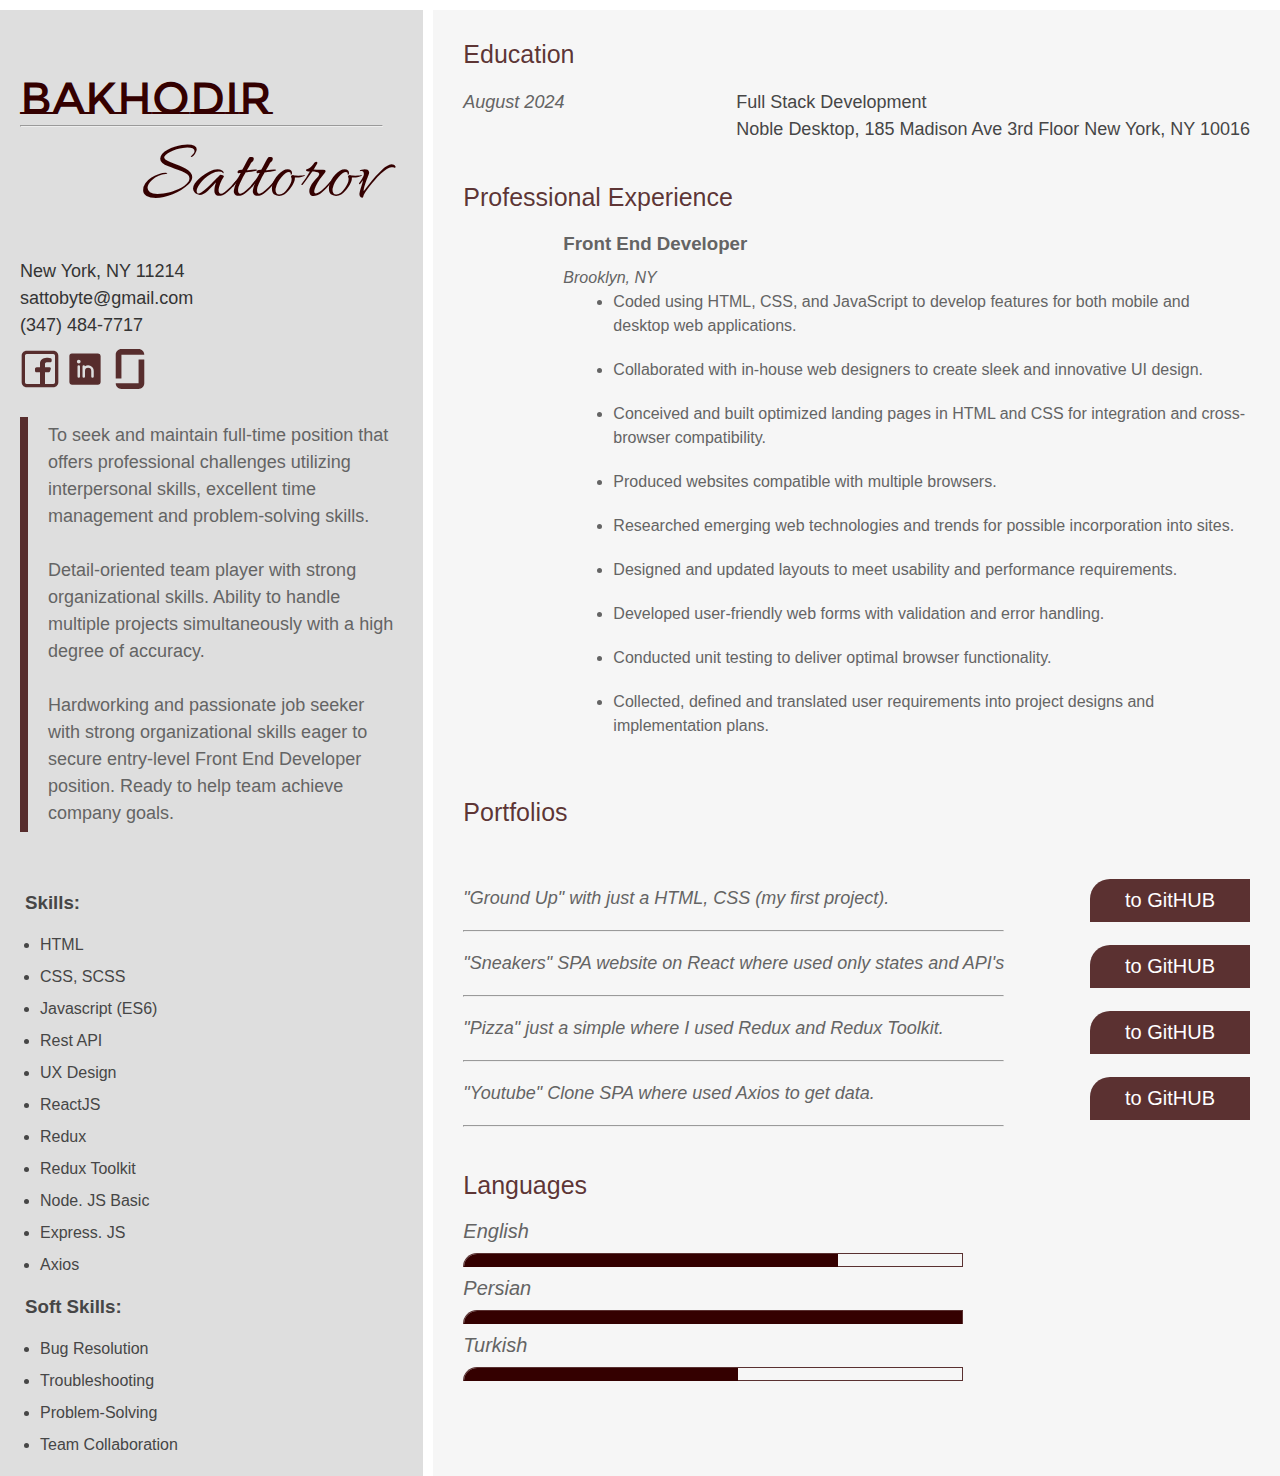
<file: index.html>
<!DOCTYPE html>
<html lang="en">

<head>
  <meta charset="UTF-8">
  <meta name="viewport" content="width=device-width, initial-scale=1.0">
  <title>Bakhodir Sattorov Resume</title>
  <link rel="stylesheet" href="style.css">

  <link rel="preconnect" href="https://fonts.googleapis.com">
  <link rel="preconnect" href="https://fonts.gstatic.com" crossorigin>
  <link href="https://fonts.googleapis.com/css2?family=Rubik:ital,wght@0,300..900;1,300..900&display=swap" rel="stylesheet">
  
  <link href="https://fonts.googleapis.com/css2?family=Allura&display=swap" rel="stylesheet">
  <link href="https://fonts.googleapis.com/css2?family=Allura&family=Montserrat+Subrayada:wght@400;700&display=swap" rel="stylesheet">

</head>
<body>
  <div class="wrapper">
    <info class="info">
      <div class="name">
        <h2>Bakhodir<br>
          <hr>
          <span>Sattorov</span></h2>
      </div>
      <div class="address">
        <p>New York, NY 11214</p>
        <p>sattobyte@gmail.com</p>
        <p>(347) 484-7717</p>
        <div class="icons">
          <a href="https://www.facebook.com/baha.sattorov/"><img src="./img/facebook.svg" alt="facebook"></a>
          <a href="http://linkedin.com/in/bakhodir-sattorov-563174133"><img src="./img/linkedin.svg" alt="linkedin"></a>
          <a href="https://www.glassdoor.com/"><img src="./img/glassdoor.svg" alt="glassdore"></a>
        </div>
      </div>
      <div class="summaries">
        <div class="summaries-text">
          <div>
            <p>To seek and maintain full-time position that offers professional challenges utilizing interpersonal skills, excellent time management and problem-solving skills.</p>
          </div>
          <br>
          <div>
            <p>Detail-oriented team player with strong organizational skills. Ability to handle multiple projects simultaneously with a high degree of accuracy.</p>
          </div>
          <br>
          <div>
            <p>Hardworking and passionate job seeker with strong organizational skills eager to secure entry-level Front End Developer position. Ready to help team achieve company goals.</p>
          </div>
        </div>
      </div>

      <div class="skills">
        <div>
          <h3>Skills:</h3>
          <ul>
            <li>HTML</li>
            <li>CSS, SCSS</li>
            <li>Javascript (ES6)</li>
            <li>Rest API</li>
            <li>UX Design</li>
            <li>ReactJS</li>
            <li>Redux</li>
            <li>Redux Toolkit</li>
            <li>Node. JS Basic</li>
            <li>Express. JS</li>
            <li>Axios</li>
          </ul>  
        </div>
        
        <div>
          <h3>Soft Skills:</h3>
          <ul>
          <li>Bug Resolution</li>
          <li>Troubleshooting</li>
          <li>Problem-Solving</li>
          <li>Team Collaboration</li>
          </ul>
        </div>
        

      </div>
    </info>
    <main class="main">

      <div class="edication-block">
        <h2>Education</h2>
        <div class="education">
          <p><span>August 2024</span></p>
          <div>
            <p>Full Stack Development</p>
            <p>Noble Desktop, 185 Madison Ave 3rd Floor New York, NY 10016</p>
          </div>
        </div>
      </div>

      <div class="exp-block">
        <h2>Professional Experience</h2>
        <div class="exp-text">

          <div>
            <!-- empty block -->
          </div>

          <div>
            <h3>Front End Developer</h3>
          <p style="font-style: italic">Brooklyn, NY</p>
          <ul>
            <li><span>Coded using HTML, CSS, and JavaScript to develop features for both mobile and desktop web applications.</span></li>
            <li><span>Collaborated with in-house web designers to create sleek and innovative UI design.</span></li>
            <li><span>Conceived and built optimized landing pages in HTML and CSS for integration and cross-browser compatibility.</span></li>
            <li><span>Produced websites compatible with multiple browsers.</span></li>
            <li><span>Researched emerging web technologies and trends for possible incorporation into sites.</span></li>
            <li><span>Designed and updated layouts to meet usability and performance requirements.</span></li>
            <li><span>Developed user-friendly web forms with validation and error handling.</span></li>
            <li><span>Conducted unit testing to deliver optimal browser functionality.</span></li>
            <li><span>Collected, defined and translated user requirements into project designs and implementation plans.</span></li>
          </ul>
          </div>
        </div>
      </div>

      <div >
        <h2>Portfolios</h2>
        <div class="portfolios">
          <div>

            <ul>

            <li>
              <span class="link">"Ground Up"</span>  with just a HTML, CSS (my first project).</li>
            <hr>

            <li><span class="link">"Sneakers"</span> SPA website on React where used only states and API's</li>
            <hr>

            <li><span class="link">"Pizza"</span> just a simple where I used Redux and Redux Toolkit.</li>
            <hr>

            <li><span class="link">"Youtube"</span>  Clone SPA where used Axios to get data.</li>
            <hr>

            </ul>
          </div>

          <div class="buttons">
            <ul>
            <li><button class="button"><a href="https://github.com/SattoByte/First-project.git">to GitHUB</a></button></li>
              <li><button class="button"><a href="https://github.com/SattoByte/sneakers-site.git">to GitHUB</a></button></li>
              <li><button class="button"><a href="https://github.com/SattoByte/pizza-site.git">to GitHUB</a></button></li>
              <li><button class="button"><a href="https://github.com/SattoByte/youtube_clone.git">to GitHUB</a></button></li>
            </ul>
          </div>
        </div>
      </div>

      <div class="languages-block">
        <h2>Languages</h2>
        <div class="lang-content">
          <div>
            <p>English</p>
            <div class="box1"><div class="fill-box1"></div></div>
          </div>
          <div>
            <p>Persian</p>
            <div class="box3"><div class="fill-box3"></div></div>
          </div>
          <div>
            <p>Turkish</p>
            <div class="box4"><div class="fill-box4"></div></div>
          </div>
        </div>
      </div>

    </main>
  </div>
</body>

</html>
</file>
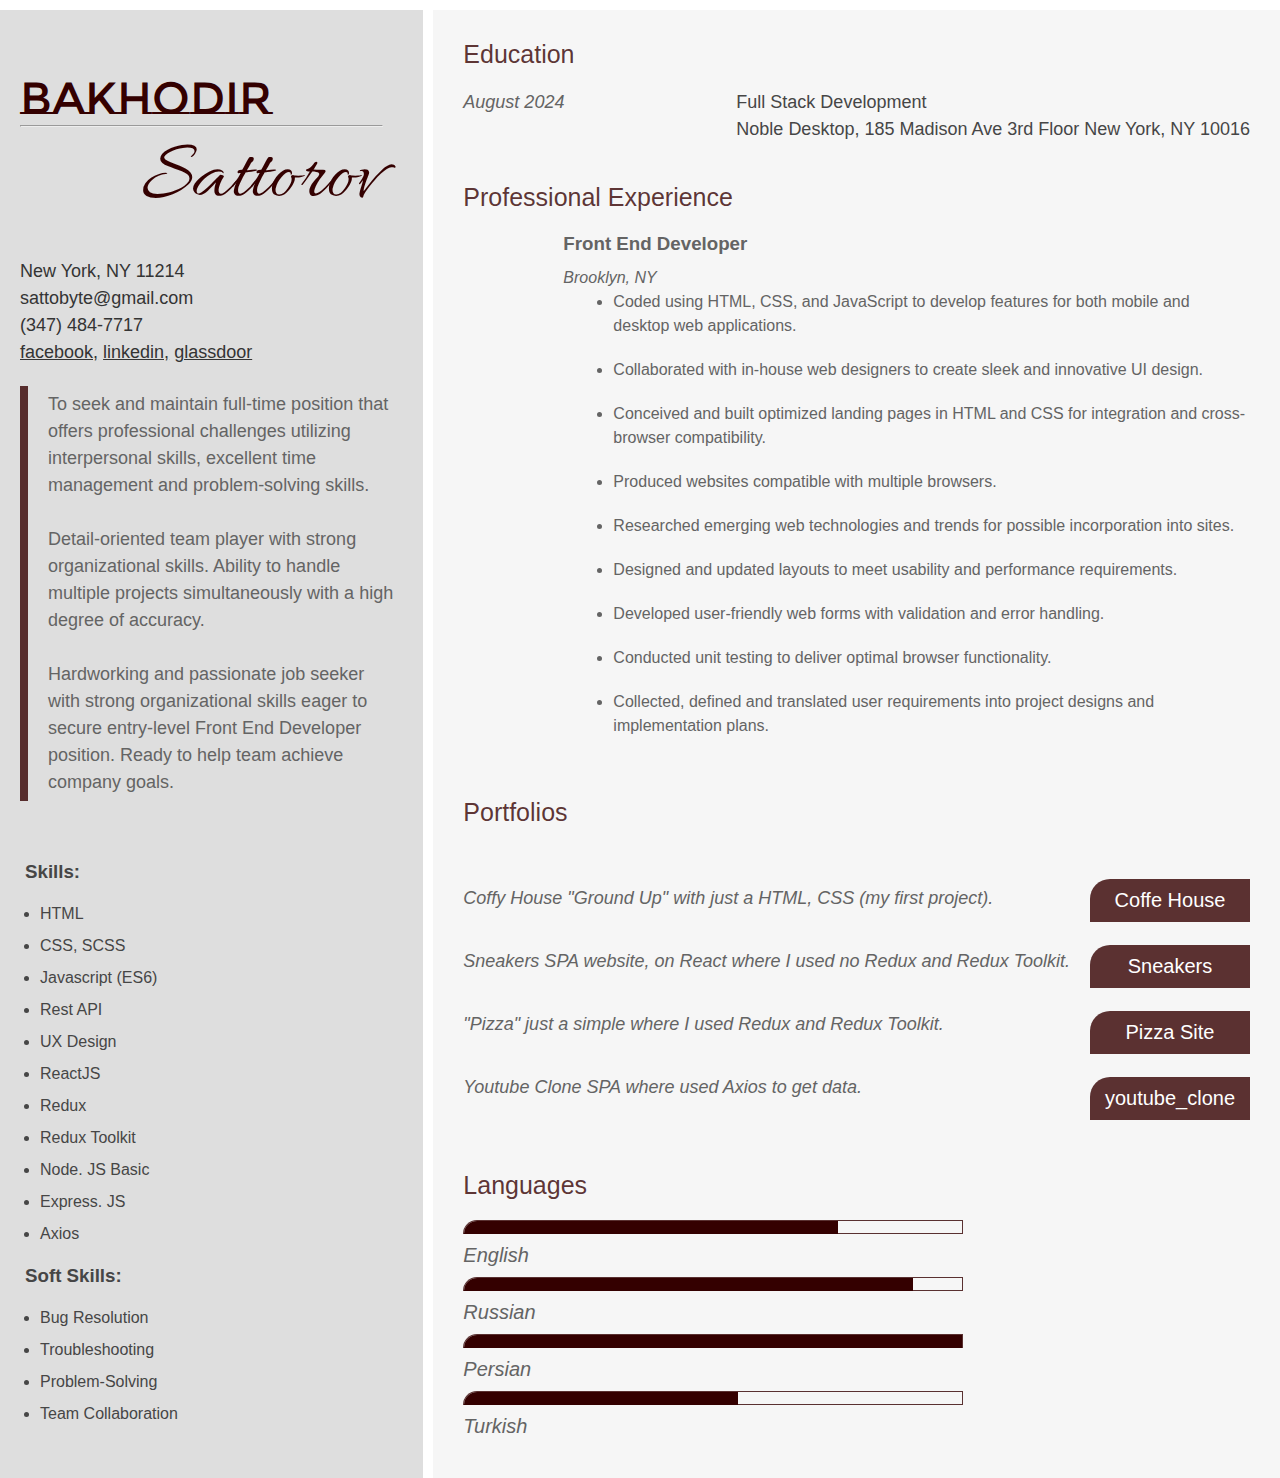
<file: exmple.html>
<!DOCTYPE html>
<html lang="en">

<head>
  <meta charset="UTF-8">
  <meta name="viewport" content="width=device-width, initial-scale=1.0">
  <title>Bakhodir Sattorov Resume</title>
  <link rel="stylesheet" href="style.css">

  <link rel="preconnect" href="https://fonts.googleapis.com">
  <link rel="preconnect" href="https://fonts.gstatic.com" crossorigin>
  <link href="https://fonts.googleapis.com/css2?family=Rubik:ital,wght@0,300..900;1,300..900&display=swap" rel="stylesheet">
  
  <link href="https://fonts.googleapis.com/css2?family=Allura&display=swap" rel="stylesheet">
  <link href="https://fonts.googleapis.com/css2?family=Allura&family=Montserrat+Subrayada:wght@400;700&display=swap" rel="stylesheet">

</head>
<body>
  <div class="wrapper">
    <info class="info">
      <div class="name">
        <h2>Bakhodir<br>
          <hr>
          <span>Sattorov</span></h2>
      </div>
      <div class="address">
        <p>New York, NY 11214</p>
        <p>sattobyte@gmail.com</p>
        <p>(347) 484-7717</p>
        <p class="social"><a href="facebook">facebook,</a></p>
        <p class="social"><a href="facebook">linkedin,</a></p>
        <p class="social"><a href="facebook">glassdoor</a></p>
      </div>
      <div class="summaries">
        <div class="summaries-text">
          <div>
            <p>To seek and maintain full-time position that offers professional challenges utilizing interpersonal skills, excellent time management and problem-solving skills.</p>
          </div>
          <br>
          <div>
            <p>Detail-oriented team player with strong organizational skills. Ability to handle multiple projects simultaneously with a high degree of accuracy.</p>
          </div>
          <br>
          <div>
            <p>Hardworking and passionate job seeker with strong organizational skills eager to secure entry-level Front End Developer position. Ready to help team achieve company goals.</p>
          </div>
        </div>
      </div>

      <div class="skills">
        <h3>Skills:</h3>
        <ul>
          <li>HTML</li>
          <li>CSS, SCSS</li>
          <li>Javascript (ES6)</li>
          <li>Rest API</li>
          <li>UX Design</li>
          <li>ReactJS</li>
          <li>Redux</li>
          <li>Redux Toolkit</li>
          <li>Node. JS Basic</li>
          <li>Express. JS</li>
          <li>Axios</li>
        </ul>
        <h3>Soft Skills:</h3>
        <ul>
          <li>Bug Resolution</li>
          <li>Troubleshooting</li>
          <li>Problem-Solving</li>
          <li>Team Collaboration</li>
        </ul>
      </div>
    </info>
    <main class="main">

      <div class="edication-block">
        <h2>Education</h2>
        <div class="education">
          <p><span>August 2024</span></p>
          <div>
            <p>Full Stack Development</p>
            <p>Noble Desktop, 185 Madison Ave 3rd Floor New York, NY 10016</p>
          </div>
        </div>
      </div>

      <div class="exp-block">
        <h2>Professional Experience</h2>
        <div class="exp-text">

          <div>
            <!-- empty block -->
          </div>

          <div>
            <h3>Front End Developer</h3>
          <p style="font-style: italic">Brooklyn, NY</p>
          <ul>
            <li><span>Coded using HTML, CSS, and JavaScript to develop features for both mobile and desktop web applications.</span></li>
            <li><span>Collaborated with in-house web designers to create sleek and innovative UI design.</span></li>
            <li><span>Conceived and built optimized landing pages in HTML and CSS for integration and cross-browser compatibility.</span></li>
            <li><span>Produced websites compatible with multiple browsers.</span></li>
            <li><span>Researched emerging web technologies and trends for possible incorporation into sites.</span></li>
            <li><span>Designed and updated layouts to meet usability and performance requirements.</span></li>
            <li><span>Developed user-friendly web forms with validation and error handling.</span></li>
            <li><span>Conducted unit testing to deliver optimal browser functionality.</span></li>
            <li><span>Collected, defined and translated user requirements into project designs and implementation plans.</span></li>
          </ul>
          </div>
        </div>
      </div>

      <div >
        <h2>Portfolios</h2>
        <div class="portfolios">
          <div>
            <ul>
            <li><a href="#"></a>Coffy House "Ground Up" with just a HTML, CSS (my first project).</li>
            <li><a href="#"></a>Sneakers SPA website, on React where I used no Redux and Redux Toolkit.</li>
            <li><a href="#"></a>"Pizza" just a simple where I used Redux and Redux Toolkit.</li>
            <li><a href="#"></a>Youtube Clone SPA where used Axios to get data.</li>
            </ul>
          </div>

          <div>
            <ul>
            <li><button class="button"><a href="#">Coffe House</a></button></li>
              <li><button class="button"><a href="#">Sneakers</a></button></li>
              <li><button class="button"><a href="#">Pizza Site</a></button></li>
              <li><button class="button"><a href="#">youtube_clone</a></button></li>
            </ul>
          </div>
        </div>
      </div>

      <div class="languages-block">
        <h2>Languages</h2>
        <div class="lang-content">
          <div>
            <div class="box1"><div class="fill-box1"></div></div>
            <p>English</p>
          </div>
          <div>
            <div class="box2"><div class="fill-box2"></div></div>
            <p>Russian</p>
          </div>
          <div>
            <div class="box3"><div class="fill-box3"></div></div>
            <p>Persian</p>
          </div>
          <div>
            <div class="box4"><div class="fill-box4"></div></div>
            <p>Turkish</p>
          </div>
        </div>
      </div>

    </main>
  </div>
</body>

</html>
</file>
<file: style.css>
* {
  outline: none;
  box-sizing: border-box;
  margin: 0;
  padding: 0;
  font-family: 'Caveat', sans-serif;
}

/* body {
  margin: 0 auto;
} */

.wrapper {
  overflow-x: hidden;
  margin: 0 auto;
  display: grid;
  grid-template-areas: "info main";
  grid-template-columns: 1fr 2fr;
  grid-gap: 10px;
  min-height: 100vh;
  max-width: 1300px;
  margin-top: 10px;
}

.info {
  grid-area: info;
  background-color: #dedede;
  padding: 10px 20px;
}

.info h2 {  
  margin-top: 50px; 
  font-weight: 500;
  color: #340000;
}

.name h2 {
  font-family: 'Montserrat Subrayada';
  font-size: 45px;
  font-weight: 400;
  padding-bottom: 5px;
  margin-right: 20px;
}

.name span {
  font-family: 'Allura';
  text-align: right;
  display: block;
  font-size: 85px;
}



.address {
  font-size: 18px;
  margin-top: 20px;
  line-height: 150%;
  color: rgb(52, 52, 52);
}

.address img {
  margin-top: 10px;
  width: 40px;
  color: aqua;
}

.address a {
  color:  inherit;
  display: inline;
  /* text-decoration: inherit; */
}

.address .social {
  display: inline;
}

.icons {
  width: 130px;
  display: flex;
  /* align-items: center; */
  justify-content: space-between;

}

.summaries {
  margin-top: 20px; 
  border-left: 8px solid  rgba(52, 0, 0, 0.8); font-size: 18px;
  color: rgb(100, 100, 100);
  padding: 5px;
  padding-left: 20px;
  line-height: 150%;
}

.skills {
  margin-top: 60px;
  color: rgb(70, 70, 70);
}

.skills h3 {
  font-weight: 600;
  margin: 10px 5px;

}

.skills ul {
  padding: 5px;
}

.skills li {
  line-height: 200%;
  margin-left: 15px;
}


.main {
  grid-area: main;
  background-color: #f6f6f6;
  padding: 30px;
}

.main h2 {
  font-weight: 500;
  margin-bottom: 20px;
  color: #340000cc;
  font-size: 25px;
}

.education {
  display: flex;
  flex-wrap: wrap;
  justify-content: space-between;
  line-height: 150%;
  font-size: 18px;
  color: rgb(70, 70, 70);
}

.education span {
  font-style: italic;
  color: rgb(100, 100, 100);
}

.exp-block {
  margin-top: 40px;
  max-width: 900px;
  margin-bottom: 40px;
}

.exp-text {
  line-height: 150%;
  display: flex;
  justify-content: space-between;
  margin-left: 100px;
  align-items: center;
  color: rgb(100, 100, 100);

  @media (max-width: 900px) {
    margin-left: 20px;
  }
}

.exp-text h3 {
  font-weight: 600;
  margin-bottom: 10px;
}

.exp-text li{
  margin-left: 50px;
  margin-bottom: 20px;
}

.portfolios {
  margin-top: 40px;
  max-width: 900px;
  display: flex;
  flex-direction: row;
  justify-content: space-between;
  flex-wrap: wrap;
}

.portfolios h3 {
  font-weight: 600;
  margin-bottom: 10px;
}
.portfolios ul {
  display: flex;
  flex-direction: column;
  justify-content: space-between;
  list-style: none;
  display: inline;
  line-height: 350%;
  font-size: 18px;
  font-style: italic;
  color: rgb(100, 100, 100);
  /* text-decoration: underline; */
}


.button >a {
  color: white;
  text-decoration: none;
}

.button {
  margin-top: 12px;
  border: none;
  padding: 10px 0;
  min-width: 160px;
  bottom: -20px;
  background-color: rgba(52, 0, 0, 0.8);
  color: white;
  font-weight: 500;
  font-size: 20px;
  border-radius: 20px 0 0 0;
  
  &:hover {
    cursor: pointer;
    transition: all .41s ease-in-out;
    background-color: rgba(52, 0, 0, 0);
    border: 1px solid rgba(52, 0, 0, 0.8);
    > a {
      color: rgba(52, 0, 0, 0.8);

    }
  }
}



.languages-block {
  margin-top: 40px;
  /* width: 100%; */
  /* height: auto; */

}

.lang-content {
  color: rgb(100, 100, 100); 
  /* width: auto;
  height: auto; */
}

.lang-content div {
  margin-bottom: 10px;
}
.lang-content p {
  margin-bottom: 10px;
  font-size: 20px; 
  font-style: italic;
}

.box1 {
  position: relative;
  max-width: 500px;
  height: 14px;
  border: 1px solid rgba(52, 0, 0, 0.8);
  margin-bottom: 5px;
  border-radius: 15px 0 0 0;
}

.fill-box1 {
  position: absolute;
  width: 75%;
  height: 13px;
  left: 0;
  background-color: #340000;
  border-radius: 15px 0 0 0;
}

.box2 {
  position: relative;
  max-width: 500px;
  height: 14px;
  border: 1px solid rgba(52, 0, 0, 0.8);
  margin-bottom: 5px;
  border-radius: 15px 0 0 0;
}

.fill-box2 {
  position: absolute;
  width: 90%;
  height: 13px;
  left: 0;
  background-color: #340000;
  border-radius: 15px 0 0 0;
}

.box3 {
  position: relative;
  max-width: 500px;
  height: 14px;
  border: 1px solid rgba(52, 0, 0, 0.8);
  margin-bottom: 5px;
  border-radius: 15px 0 0 0;
}

.fill-box3 {
  position: absolute;
  width: 100%;
  height: 13px;
  left: 0;
  background-color: #340000;
  border-radius: 15px 0 0 0;
}

.box4 {
  position: relative;
  max-width: 500px;
  height: 14px;
  border: 1px solid rgba(52, 0, 0, 0.8);
  margin-bottom: 5px;
  border-radius: 15px 0 0 0;
}

.fill-box4 {
  position: absolute;
  width: 55%;
  height: 13px;
  left: 0;
  background-color: #340000;
  border-radius: 15px 0 0 0;
}





  @media (max-width: 749px) {
    .wrapper{
      margin: 0 auto;
      display: flex;
      justify-content: center;
      /* flex-direction: row; */
      flex-wrap: wrap;
      padding: 10px;
      /* max-width: 370px; */
    }



    .name span {
      text-align: right;
      margin-right: 20px;
    }

    .skills {
      display: flex;
      justify-content: space-evenly;
      flex-wrap: wrap;
    }

    
    
  }
  
  @media (max-width: 1250px) {
    .buttons ul {
      display: flex;
      flex-direction: row;
      justify-content: space-evenly;
      flex-wrap: wrap;
    }

    .buttons li {
      margin-right: 10px;
    }

  }

  .link a {
    border: 1px solid #340000;
    padding: 6px;
    border-radius: 15px;
    color: #340000;
    text-decoration: inherit;
    /* border: 1px dashed red; */
    font-weight: 600;

    &:hover {
      color: #dedede;
      background-color: #340000;
      transition: 0.3s all ease-in-out;
    }
  }
</file>
